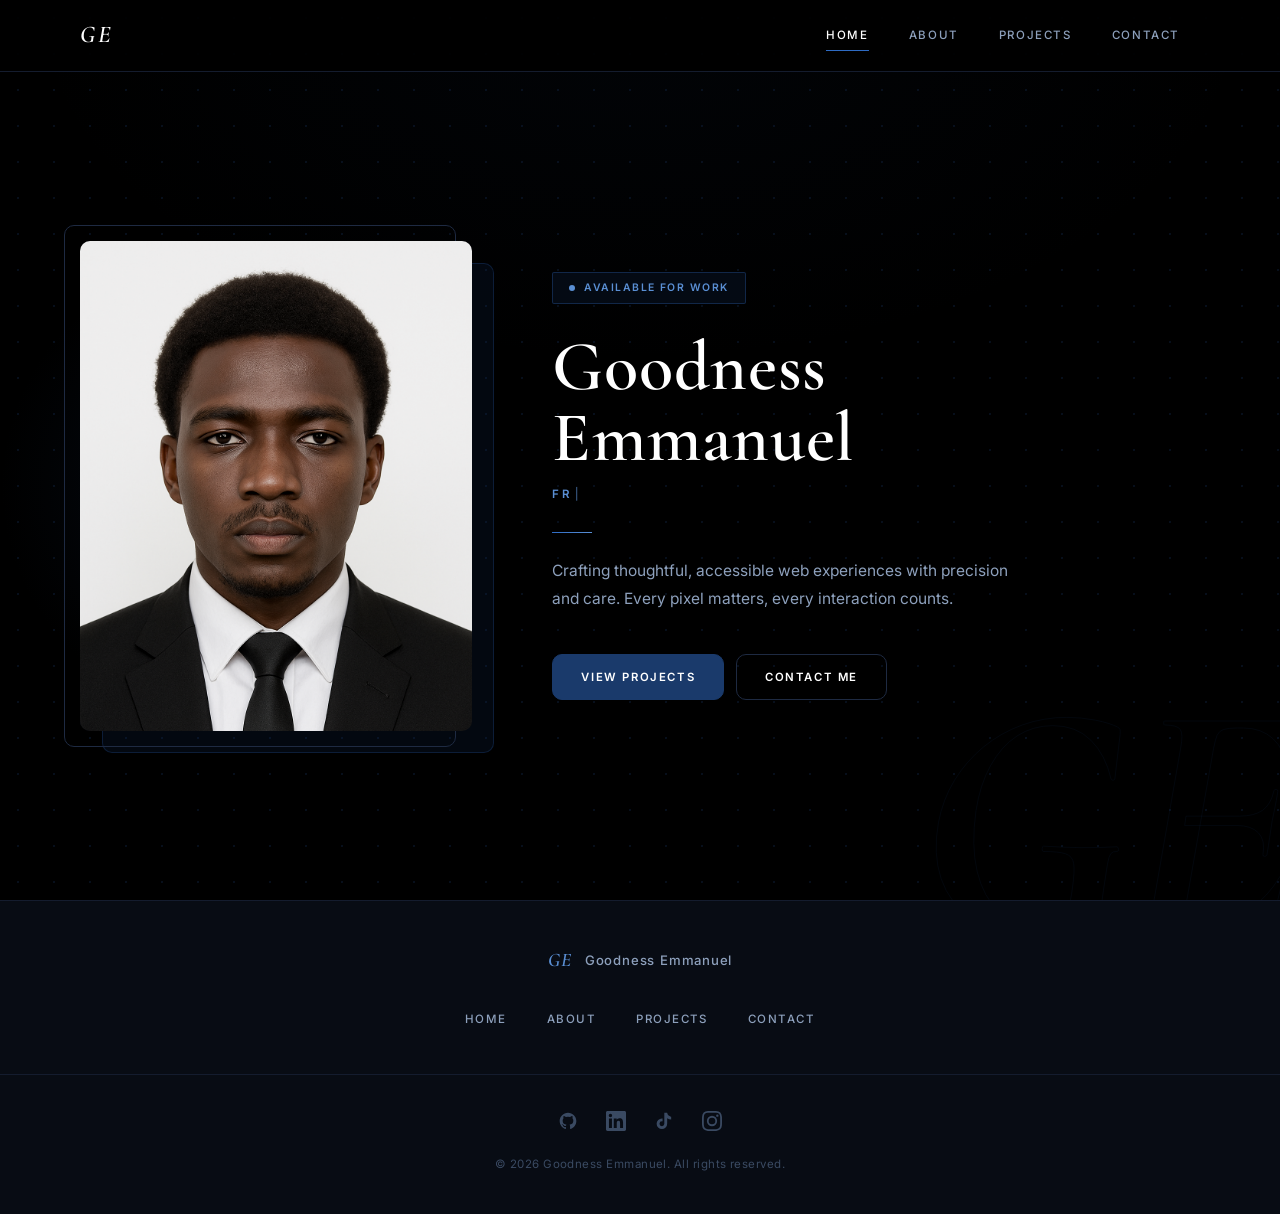
<file: public HTML/index.html>
<!DOCTYPE html>
<html lang="en">
<head>
    <meta charset="UTF-8">
    <meta name="viewport" content="width=device-width, initial-scale=1.0">
    <meta name="description" content="Goodness Emmanuel - Front-End Developer specializing in clean, user-centered web experiences">
    <title>Goodness Emmanuel | Front-End Developer</title>
    <link rel="stylesheet" href="../styles.css">
</head>
<body>
    <nav class="navbar">
        <div class="nav-container">
            <div class="nav-brand">
                <a href="index.html">GE</a>
            </div>
            <button class="nav-toggle" aria-label="Toggle navigation" aria-expanded="false">
                <span class="hamburger-line"></span>
                <span class="hamburger-line"></span>
                <span class="hamburger-line"></span>
            </button>
            <ul class="nav-menu">
                <li class="nav-item"><a href="index.html" class="nav-link active">Home</a></li>
                <li class="nav-item"><a href="about.html" class="nav-link">About</a></li>
                <li class="nav-item"><a href="projects.html" class="nav-link">Projects</a></li>
                <li class="nav-item"><a href="contact.html" class="nav-link">Contact</a></li>
            </ul>
        </div>
    </nav>

    <main>
        <section class="hero">
            <div class="hero-container">
                <div class="hero-content">
                    <div class="hero-image-wrapper">
                        <div class="hero-image">
                            <img src="../images/file_00000000151c624394adc769f2cce5b1.png" alt="Goodness Emmanuel - Front-End Developer">
                        </div>
                    </div>
                    <div class="hero-text">
                        <div class="availability-badge">
                            <span class="availability-dot"></span>
                            Available for work
                        </div>
                        <h1 class="hero-name">Goodness<br>Emmanuel</h1>
                        <p class="hero-title">Front-End Developer</p>
                        <div class="hero-divider"></div>
                        <p class="hero-statement">Crafting thoughtful, accessible web experiences with precision and care. Every pixel matters, every interaction counts.</p>
                        <div class="hero-buttons">
                            <a href="projects.html" class="btn btn-primary">View Projects</a>
                            <a href="contact.html" class="btn btn-secondary">Contact Me</a>
                        </div>
                    </div>
                </div>
            </div>
        </section>
    </main>

     <footer class="site-footer">
        <div class="footer-top">
            <div class="footer-brand">
                <span class="footer-initials">GE</span>
                <span class="footer-name">Goodness Emmanuel</span>
            </div>
            <nav class="footer-nav">
                <a href="index.html" class="footer-nav-link">Home</a>
                <a href="about.html" class="footer-nav-link">About</a>
                <a href="projects.html" class="footer-nav-link">Projects</a>
                <a href="contact.html" class="footer-nav-link">Contact</a>
            </nav>
        </div>
 
        <div class="footer-divider"></div>
 
        <div class="footer-bottom">
            <div class="footer-social">
                <!-- GitHub -->
                <a href="https://github.com/goodnessemmanuel" class="footer-social-link" target="_blank" rel="noopener noreferrer" aria-label="GitHub">
                    <svg class="footer-social-icon" viewBox="0 0 24 24" fill="currentColor" xmlns="http://www.w3.org/2000/svg">
                        <path d="M12 2C6.477 2 2 6.477 2 12c0 4.418 2.865 8.166 6.839 9.489.5.092.682-.217.682-.482 0-.237-.009-.868-.013-1.703-2.782.604-3.369-1.342-3.369-1.342-.454-1.155-1.11-1.463-1.11-1.463-.908-.62.069-.608.069-.608 1.003.07 1.531 1.03 1.531 1.03.892 1.529 2.341 1.087 2.91.832.092-.647.35-1.088.636-1.338-2.22-.253-4.555-1.11-4.555-4.943 0-1.091.39-1.984 1.029-2.683-.103-.253-.446-1.27.098-2.647 0 0 .84-.269 2.75 1.025A9.578 9.578 0 0 1 12 6.836a9.59 9.59 0 0 1 2.504.337c1.909-1.294 2.747-1.025 2.747-1.025.546 1.377.202 2.394.1 2.647.64.699 1.028 1.592 1.028 2.683 0 3.842-2.339 4.687-4.566 4.935.359.309.678.919.678 1.852 0 1.336-.012 2.415-.012 2.743 0 .267.18.578.688.48C19.138 20.163 22 16.418 22 12c0-5.523-4.477-10-10-10z"/>
                    </svg>
                </a>
                <!-- LinkedIn -->
                <a href="https://www.linkedin.com/in/emmanuelgoodness" class="footer-social-link" target="_blank" rel="noopener noreferrer" aria-label="LinkedIn">
                    <svg class="footer-social-icon" viewBox="0 0 24 24" fill="currentColor" xmlns="http://www.w3.org/2000/svg">
                        <path d="M20.447 20.452h-3.554v-5.569c0-1.328-.027-3.037-1.852-3.037-1.853 0-2.136 1.445-2.136 2.939v5.667H9.351V9h3.414v1.561h.046c.477-.9 1.637-1.85 3.37-1.85 3.601 0 4.267 2.37 4.267 5.455v6.286zM5.337 7.433a2.062 2.062 0 0 1-2.063-2.065 2.064 2.064 0 1 1 2.063 2.065zm1.782 13.019H3.555V9h3.564v11.452zM22.225 0H1.771C.792 0 0 .774 0 1.729v20.542C0 23.227.792 24 1.771 24h20.451C23.2 24 24 23.227 24 22.271V1.729C24 .774 23.2 0 22.222 0h.003z"/>
                    </svg>
                </a>
                <!-- TikTok -->
                <a href="https://tiktok.com/@goodnessemmanuel" class="footer-social-link" target="_blank" rel="noopener noreferrer" aria-label="TikTok">
                    <svg class="footer-social-icon" viewBox="0 0 24 24" fill="currentColor" xmlns="http://www.w3.org/2000/svg">
                        <path d="M19.59 6.69a4.83 4.83 0 0 1-3.77-4.25V2h-3.45v13.67a2.89 2.89 0 0 1-2.88 2.5 2.89 2.89 0 0 1-2.89-2.89 2.89 2.89 0 0 1 2.89-2.89c.28 0 .54.04.79.1V9.01a6.32 6.32 0 0 0-.79-.05 6.34 6.34 0 0 0-6.34 6.34 6.34 6.34 0 0 0 6.34 6.34 6.34 6.34 0 0 0 6.33-6.34V8.69a8.18 8.18 0 0 0 4.78 1.52V6.75a4.85 4.85 0 0 1-1.01-.06z"/>
                    </svg>
                </a>
                <!-- Instagram -->
                <a href="https://instagram.com/goodnessemmanuel" class="footer-social-link" target="_blank" rel="noopener noreferrer" aria-label="Instagram">
                    <svg class="footer-social-icon" viewBox="0 0 24 24" fill="currentColor" xmlns="http://www.w3.org/2000/svg">
                        <path d="M12 2.163c3.204 0 3.584.012 4.85.07 3.252.148 4.771 1.691 4.919 4.919.058 1.265.069 1.645.069 4.849 0 3.205-.012 3.584-.069 4.849-.149 3.225-1.664 4.771-4.919 4.919-1.266.058-1.644.07-4.85.07-3.204 0-3.584-.012-4.849-.07-3.26-.149-4.771-1.699-4.919-4.92-.058-1.265-.07-1.644-.07-4.849 0-3.204.013-3.583.07-4.849.149-3.227 1.664-4.771 4.919-4.919 1.266-.057 1.645-.069 4.849-.069zM12 0C8.741 0 8.333.014 7.053.072 2.695.272.273 2.69.073 7.052.014 8.333 0 8.741 0 12c0 3.259.014 3.668.072 4.948.2 4.358 2.618 6.78 6.98 6.98C8.333 23.986 8.741 24 12 24c3.259 0 3.668-.014 4.948-.072 4.354-.2 6.782-2.618 6.979-6.98.059-1.28.073-1.689.073-4.948 0-3.259-.014-3.667-.072-4.947-.196-4.354-2.617-6.78-6.979-6.98C15.668.014 15.259 0 12 0zm0 5.838a6.162 6.162 0 1 0 0 12.324 6.162 6.162 0 0 0 0-12.324zM12 16a4 4 0 1 1 0-8 4 4 0 0 1 0 8zm6.406-11.845a1.44 1.44 0 1 0 0 2.881 1.44 1.44 0 0 0 0-2.881z"/>
                    </svg>
                </a>
            </div>
            <p class="footer-copy">&copy; 2026 Goodness Emmanuel. All rights reserved.</p>
        </div>
    </footer>
    
    <script src="../script.js"></script>
</body>
</html>
</file>
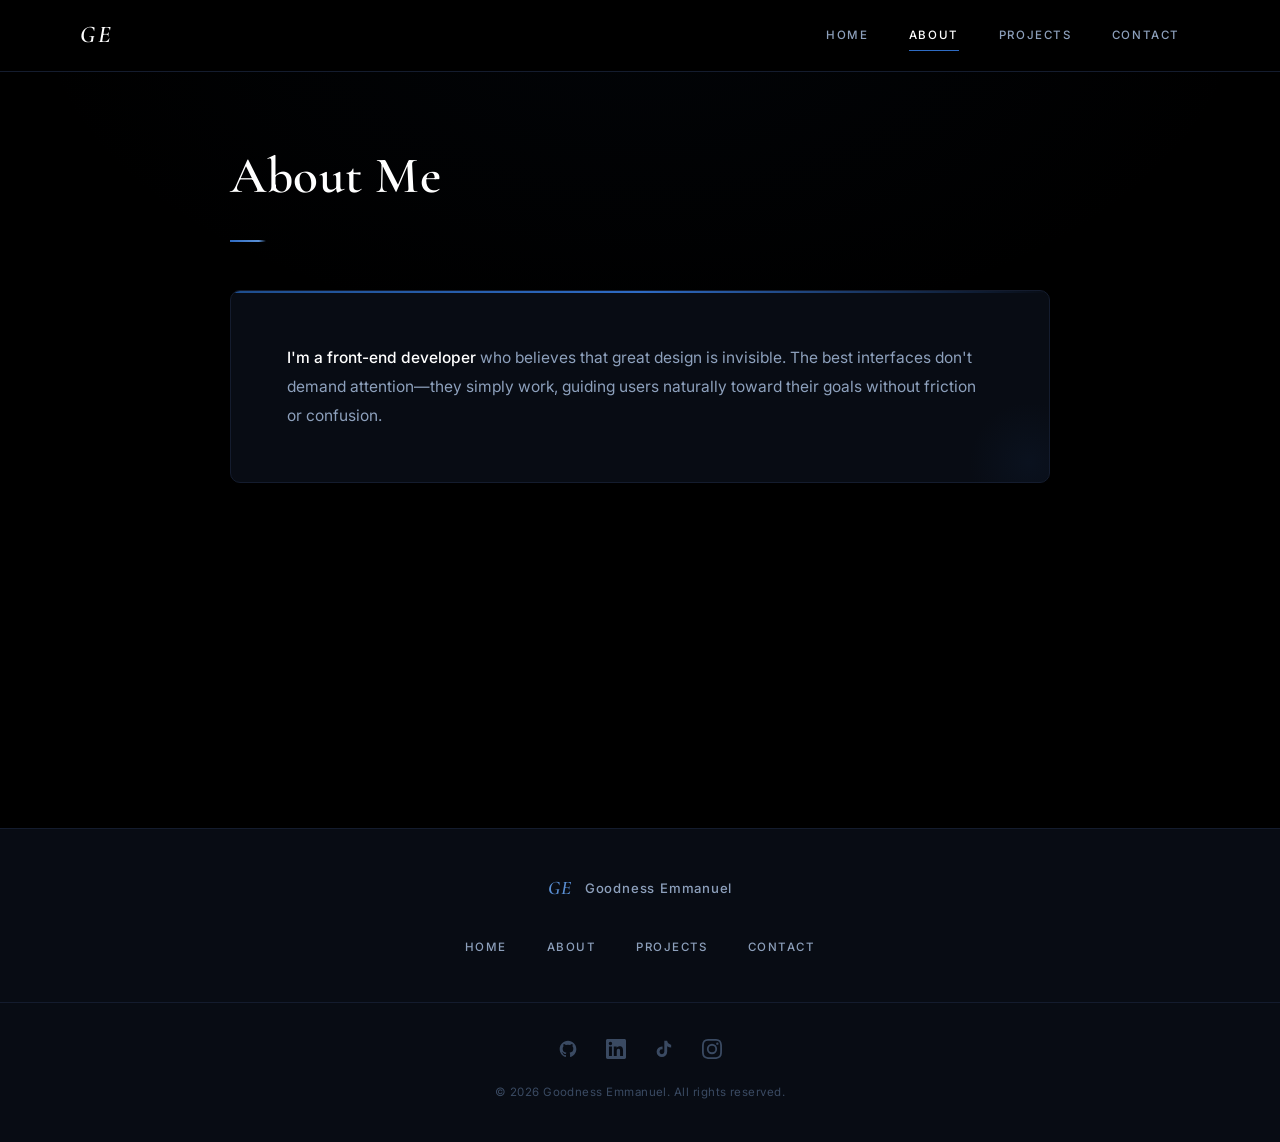
<file: public HTML/about.html>
<!DOCTYPE html>
<html lang="en">
<head>
    <meta charset="UTF-8">
    <meta name="viewport" content="width=device-width, initial-scale=1.0">
    <meta name="description" content="About Goodness Emmanuel - Learn about my approach to front-end development">
    <title>About | Goodness Emmanuel</title>
    <link rel="stylesheet" href="../styles.css">
</head>
<body>
    <nav class="navbar">
        <div class="nav-container">
            <div class="nav-brand">
                <a href="index.html">GE</a>
            </div>
            <button class="nav-toggle" aria-label="Toggle navigation" aria-expanded="false">
                <span class="hamburger-line"></span>
                <span class="hamburger-line"></span>
                <span class="hamburger-line"></span>
            </button>
            <ul class="nav-menu">
                <li class="nav-item"><a href="index.html" class="nav-link">Home</a></li>
                <li class="nav-item"><a href="about.html" class="nav-link active">About</a></li>
                <li class="nav-item"><a href="projects.html" class="nav-link">Projects</a></li>
                <li class="nav-item"><a href="contact.html" class="nav-link">Contact</a></li>
            </ul>
        </div>
    </nav>

    <main>
        <section class="content-section">
            <div class="content-container">
                <h1 class="section-title">About Me</h1>
                <div class="content-card">
                    <div class="about-content">
                        <div class="about-text">
                            <p class="about-paragraph">
                                <span class="highlight-text">I'm a front-end developer</span> who believes that great design is invisible. The best interfaces don't demand attention—they simply work, guiding users naturally toward their goals without friction or confusion.
                            </p>
                            
                        </div>
                    </div>
                </div>
            </div>
        </section>
    </main>

      <footer class="site-footer">
        <div class="footer-top">
            <div class="footer-brand">
                <span class="footer-initials">GE</span>
                <span class="footer-name">Goodness Emmanuel</span>
            </div>
            <nav class="footer-nav">
                <a href="index.html" class="footer-nav-link">Home</a>
                <a href="about.html" class="footer-nav-link">About</a>
                <a href="projects.html" class="footer-nav-link">Projects</a>
                <a href="contact.html" class="footer-nav-link">Contact</a>
            </nav>
        </div>
 
        <div class="footer-divider"></div>
 
        <div class="footer-bottom">
            <div class="footer-social">
                <!-- GitHub -->
                <a href="https://github.com/goodnessemmanuel" class="footer-social-link" target="_blank" rel="noopener noreferrer" aria-label="GitHub">
                    <svg class="footer-social-icon" viewBox="0 0 24 24" fill="currentColor" xmlns="http://www.w3.org/2000/svg">
                        <path d="M12 2C6.477 2 2 6.477 2 12c0 4.418 2.865 8.166 6.839 9.489.5.092.682-.217.682-.482 0-.237-.009-.868-.013-1.703-2.782.604-3.369-1.342-3.369-1.342-.454-1.155-1.11-1.463-1.11-1.463-.908-.62.069-.608.069-.608 1.003.07 1.531 1.03 1.531 1.03.892 1.529 2.341 1.087 2.91.832.092-.647.35-1.088.636-1.338-2.22-.253-4.555-1.11-4.555-4.943 0-1.091.39-1.984 1.029-2.683-.103-.253-.446-1.27.098-2.647 0 0 .84-.269 2.75 1.025A9.578 9.578 0 0 1 12 6.836a9.59 9.59 0 0 1 2.504.337c1.909-1.294 2.747-1.025 2.747-1.025.546 1.377.202 2.394.1 2.647.64.699 1.028 1.592 1.028 2.683 0 3.842-2.339 4.687-4.566 4.935.359.309.678.919.678 1.852 0 1.336-.012 2.415-.012 2.743 0 .267.18.578.688.48C19.138 20.163 22 16.418 22 12c0-5.523-4.477-10-10-10z"/>
                    </svg>
                </a>
                <!-- LinkedIn -->
                <a href="https://www.linkedin.com/in/emmanuelgoodness" class="footer-social-link" target="_blank" rel="noopener noreferrer" aria-label="LinkedIn">
                    <svg class="footer-social-icon" viewBox="0 0 24 24" fill="currentColor" xmlns="http://www.w3.org/2000/svg">
                        <path d="M20.447 20.452h-3.554v-5.569c0-1.328-.027-3.037-1.852-3.037-1.853 0-2.136 1.445-2.136 2.939v5.667H9.351V9h3.414v1.561h.046c.477-.9 1.637-1.85 3.37-1.85 3.601 0 4.267 2.37 4.267 5.455v6.286zM5.337 7.433a2.062 2.062 0 0 1-2.063-2.065 2.064 2.064 0 1 1 2.063 2.065zm1.782 13.019H3.555V9h3.564v11.452zM22.225 0H1.771C.792 0 0 .774 0 1.729v20.542C0 23.227.792 24 1.771 24h20.451C23.2 24 24 23.227 24 22.271V1.729C24 .774 23.2 0 22.222 0h.003z"/>
                    </svg>
                </a>
                <!-- TikTok -->
                <a href="https://tiktok.com/@goodnessemmanuel" class="footer-social-link" target="_blank" rel="noopener noreferrer" aria-label="TikTok">
                    <svg class="footer-social-icon" viewBox="0 0 24 24" fill="currentColor" xmlns="http://www.w3.org/2000/svg">
                        <path d="M19.59 6.69a4.83 4.83 0 0 1-3.77-4.25V2h-3.45v13.67a2.89 2.89 0 0 1-2.88 2.5 2.89 2.89 0 0 1-2.89-2.89 2.89 2.89 0 0 1 2.89-2.89c.28 0 .54.04.79.1V9.01a6.32 6.32 0 0 0-.79-.05 6.34 6.34 0 0 0-6.34 6.34 6.34 6.34 0 0 0 6.34 6.34 6.34 6.34 0 0 0 6.33-6.34V8.69a8.18 8.18 0 0 0 4.78 1.52V6.75a4.85 4.85 0 0 1-1.01-.06z"/>
                    </svg>
                </a>
                <!-- Instagram -->
                <a href="https://instagram.com/goodnessemmanuel" class="footer-social-link" target="_blank" rel="noopener noreferrer" aria-label="Instagram">
                    <svg class="footer-social-icon" viewBox="0 0 24 24" fill="currentColor" xmlns="http://www.w3.org/2000/svg">
                        <path d="M12 2.163c3.204 0 3.584.012 4.85.07 3.252.148 4.771 1.691 4.919 4.919.058 1.265.069 1.645.069 4.849 0 3.205-.012 3.584-.069 4.849-.149 3.225-1.664 4.771-4.919 4.919-1.266.058-1.644.07-4.85.07-3.204 0-3.584-.012-4.849-.07-3.26-.149-4.771-1.699-4.919-4.92-.058-1.265-.07-1.644-.07-4.849 0-3.204.013-3.583.07-4.849.149-3.227 1.664-4.771 4.919-4.919 1.266-.057 1.645-.069 4.849-.069zM12 0C8.741 0 8.333.014 7.053.072 2.695.272.273 2.69.073 7.052.014 8.333 0 8.741 0 12c0 3.259.014 3.668.072 4.948.2 4.358 2.618 6.78 6.98 6.98C8.333 23.986 8.741 24 12 24c3.259 0 3.668-.014 4.948-.072 4.354-.2 6.782-2.618 6.979-6.98.059-1.28.073-1.689.073-4.948 0-3.259-.014-3.667-.072-4.947-.196-4.354-2.617-6.78-6.979-6.98C15.668.014 15.259 0 12 0zm0 5.838a6.162 6.162 0 1 0 0 12.324 6.162 6.162 0 0 0 0-12.324zM12 16a4 4 0 1 1 0-8 4 4 0 0 1 0 8zm6.406-11.845a1.44 1.44 0 1 0 0 2.881 1.44 1.44 0 0 0 0-2.881z"/>
                    </svg>
                </a>
            </div>
            <p class="footer-copy">&copy; 2026 Goodness Emmanuel. All rights reserved.</p>
        </div>
    </footer>
    
    <script src="../script.js"></script>
</body>
</html>
</file>
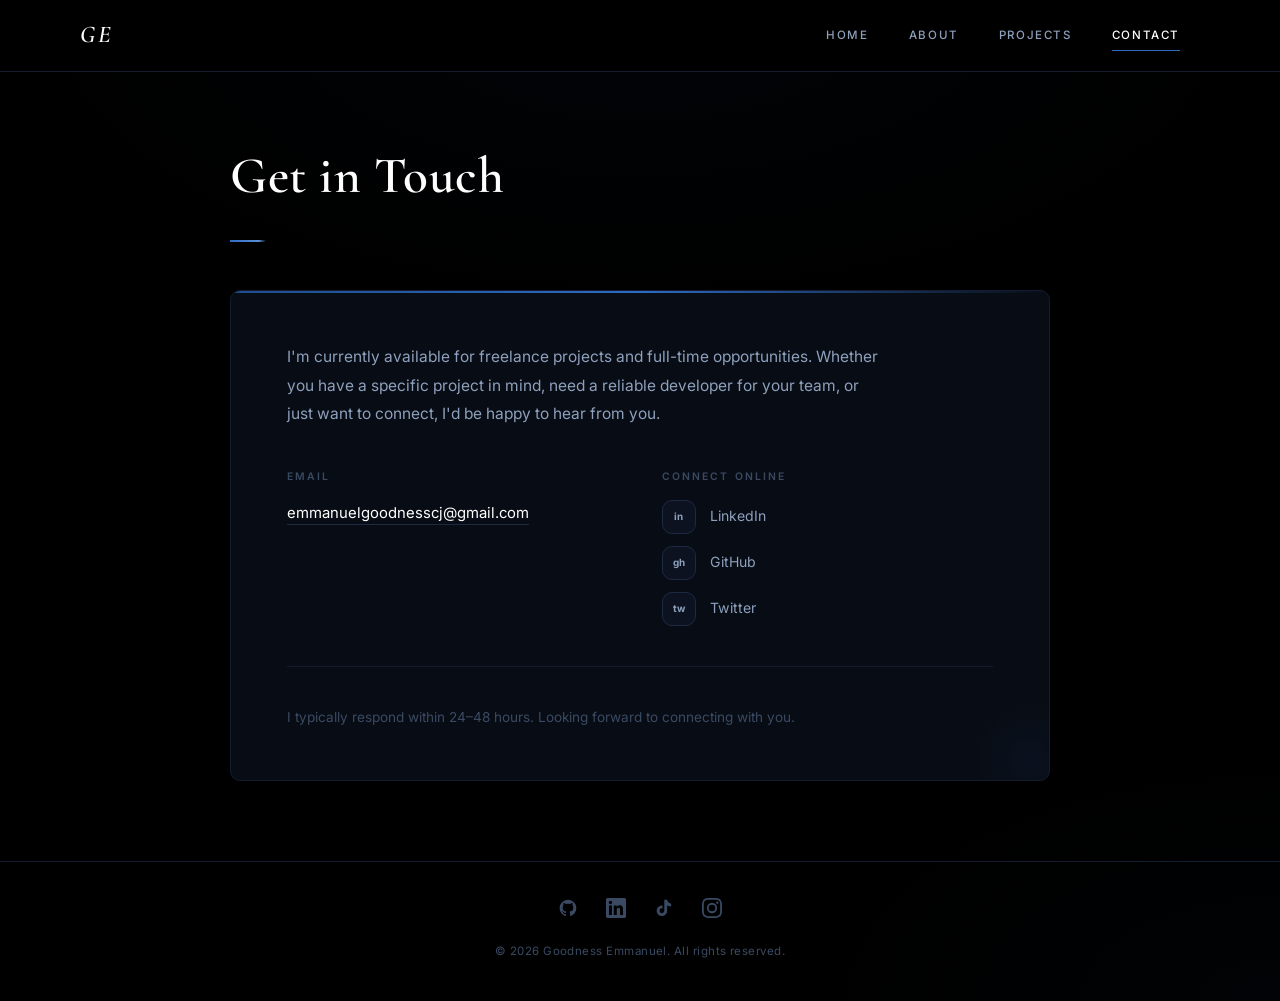
<file: public HTML/contact.html>
<!DOCTYPE html>
<html lang="en">
<head>
    <meta charset="UTF-8">
    <meta name="viewport" content="width=device-width, initial-scale=1.0">
    <meta name="description" content="Get in touch with Goodness Emmanuel - Front-End Developer">
    <title>Contact | Goodness Emmanuel</title>
    <link rel="stylesheet" href="../styles.css">
</head>
<body>
    <nav class="navbar">
        <div class="nav-container">
            <div class="nav-brand">
                <a href="index.html">GE</a>
            </div>
            <button class="nav-toggle" aria-label="Toggle navigation" aria-expanded="false">
                <span class="hamburger-line"></span>
                <span class="hamburger-line"></span>
                <span class="hamburger-line"></span>
            </button>
            <ul class="nav-menu">
                <li class="nav-item"><a href="index.html" class="nav-link">Home</a></li>
                <li class="nav-item"><a href="about.html" class="nav-link">About</a></li>
                <li class="nav-item"><a href="projects.html" class="nav-link">Projects</a></li>
                <li class="nav-item"><a href="contact.html" class="nav-link active">Contact</a></li>
            </ul>
        </div>
    </nav>

    <main>
        <section class="content-section">
            <div class="content-container">
                <h1 class="section-title">Get in Touch</h1>

                <div class="content-card contact-card">
                    <div class="contact-content">
                        <p class="contact-intro">I'm currently available for freelance projects and full-time opportunities. Whether you have a specific project in mind, need a reliable developer for your team, or just want to connect, I'd be happy to hear from you.</p>

                        <div class="contact-info">
                            <div class="contact-method">
                                <h2 class="contact-label">Email</h2>
                                <a href="mailto:emmanuelgoodnesscj@gmail.com" class="contact-link">emmanuelgoodnesscj@gmail.com</a>
                            </div>

                            <div class="contact-method">
                                <h2 class="contact-label">Connect Online</h2>
                                <div class="social-links">
                                    <a href="https://www.linkedin.com/in/emmanuelgoodness" class="social-link" target="_blank" rel="noopener noreferrer">
                                        <span class="social-icon">in</span>
                                        <span class="social-name">LinkedIn</span>
                                    </a>
                                    <a href="https://github.com/goodnessemmanuel" class="social-link" target="_blank" rel="noopener noreferrer">
                                        <span class="social-icon">gh</span>
                                        <span class="social-name">GitHub</span>
                                    </a>
                                    <a href="https://twitter.com/goodnessemmanuel" class="social-link" target="_blank" rel="noopener noreferrer">
                                        <span class="social-icon">tw</span>
                                        <span class="social-name">Twitter</span>
                                    </a>
                                </div>
                            </div>
                        </div>

                        <p class="contact-footer">I typically respond within 24–48 hours. Looking forward to connecting with you.</p>
                    </div>
                </div>
            </div>
        </section>
    </main>
    
  <div class="footer-divider"></div>
 
        <div class="footer-bottom">
            <div class="footer-social">
                <!-- GitHub -->
                <a href="https://github.com/goodnessemmanuel" class="footer-social-link" target="_blank" rel="noopener noreferrer" aria-label="GitHub">
                    <svg class="footer-social-icon" viewBox="0 0 24 24" fill="currentColor" xmlns="http://www.w3.org/2000/svg">
                        <path d="M12 2C6.477 2 2 6.477 2 12c0 4.418 2.865 8.166 6.839 9.489.5.092.682-.217.682-.482 0-.237-.009-.868-.013-1.703-2.782.604-3.369-1.342-3.369-1.342-.454-1.155-1.11-1.463-1.11-1.463-.908-.62.069-.608.069-.608 1.003.07 1.531 1.03 1.531 1.03.892 1.529 2.341 1.087 2.91.832.092-.647.35-1.088.636-1.338-2.22-.253-4.555-1.11-4.555-4.943 0-1.091.39-1.984 1.029-2.683-.103-.253-.446-1.27.098-2.647 0 0 .84-.269 2.75 1.025A9.578 9.578 0 0 1 12 6.836a9.59 9.59 0 0 1 2.504.337c1.909-1.294 2.747-1.025 2.747-1.025.546 1.377.202 2.394.1 2.647.64.699 1.028 1.592 1.028 2.683 0 3.842-2.339 4.687-4.566 4.935.359.309.678.919.678 1.852 0 1.336-.012 2.415-.012 2.743 0 .267.18.578.688.48C19.138 20.163 22 16.418 22 12c0-5.523-4.477-10-10-10z"/>
                    </svg>
                </a>
                <!-- LinkedIn -->
                <a href="https://www.linkedin.com/in/emmanuelgoodness" class="footer-social-link" target="_blank" rel="noopener noreferrer" aria-label="LinkedIn">
                    <svg class="footer-social-icon" viewBox="0 0 24 24" fill="currentColor" xmlns="http://www.w3.org/2000/svg">
                        <path d="M20.447 20.452h-3.554v-5.569c0-1.328-.027-3.037-1.852-3.037-1.853 0-2.136 1.445-2.136 2.939v5.667H9.351V9h3.414v1.561h.046c.477-.9 1.637-1.85 3.37-1.85 3.601 0 4.267 2.37 4.267 5.455v6.286zM5.337 7.433a2.062 2.062 0 0 1-2.063-2.065 2.064 2.064 0 1 1 2.063 2.065zm1.782 13.019H3.555V9h3.564v11.452zM22.225 0H1.771C.792 0 0 .774 0 1.729v20.542C0 23.227.792 24 1.771 24h20.451C23.2 24 24 23.227 24 22.271V1.729C24 .774 23.2 0 22.222 0h.003z"/>
                    </svg>
                </a>
                <!-- TikTok -->
                <a href="https://tiktok.com/@goodnessemmanuel" class="footer-social-link" target="_blank" rel="noopener noreferrer" aria-label="TikTok">
                    <svg class="footer-social-icon" viewBox="0 0 24 24" fill="currentColor" xmlns="http://www.w3.org/2000/svg">
                        <path d="M19.59 6.69a4.83 4.83 0 0 1-3.77-4.25V2h-3.45v13.67a2.89 2.89 0 0 1-2.88 2.5 2.89 2.89 0 0 1-2.89-2.89 2.89 2.89 0 0 1 2.89-2.89c.28 0 .54.04.79.1V9.01a6.32 6.32 0 0 0-.79-.05 6.34 6.34 0 0 0-6.34 6.34 6.34 6.34 0 0 0 6.34 6.34 6.34 6.34 0 0 0 6.33-6.34V8.69a8.18 8.18 0 0 0 4.78 1.52V6.75a4.85 4.85 0 0 1-1.01-.06z"/>
                    </svg>
                </a>
                <!-- Instagram -->
                <a href="https://instagram.com/goodnessemmanuel" class="footer-social-link" target="_blank" rel="noopener noreferrer" aria-label="Instagram">
                    <svg class="footer-social-icon" viewBox="0 0 24 24" fill="currentColor" xmlns="http://www.w3.org/2000/svg">
                        <path d="M12 2.163c3.204 0 3.584.012 4.85.07 3.252.148 4.771 1.691 4.919 4.919.058 1.265.069 1.645.069 4.849 0 3.205-.012 3.584-.069 4.849-.149 3.225-1.664 4.771-4.919 4.919-1.266.058-1.644.07-4.85.07-3.204 0-3.584-.012-4.849-.07-3.26-.149-4.771-1.699-4.919-4.92-.058-1.265-.07-1.644-.07-4.849 0-3.204.013-3.583.07-4.849.149-3.227 1.664-4.771 4.919-4.919 1.266-.057 1.645-.069 4.849-.069zM12 0C8.741 0 8.333.014 7.053.072 2.695.272.273 2.69.073 7.052.014 8.333 0 8.741 0 12c0 3.259.014 3.668.072 4.948.2 4.358 2.618 6.78 6.98 6.98C8.333 23.986 8.741 24 12 24c3.259 0 3.668-.014 4.948-.072 4.354-.2 6.782-2.618 6.979-6.98.059-1.28.073-1.689.073-4.948 0-3.259-.014-3.667-.072-4.947-.196-4.354-2.617-6.78-6.979-6.98C15.668.014 15.259 0 12 0zm0 5.838a6.162 6.162 0 1 0 0 12.324 6.162 6.162 0 0 0 0-12.324zM12 16a4 4 0 1 1 0-8 4 4 0 0 1 0 8zm6.406-11.845a1.44 1.44 0 1 0 0 2.881 1.44 1.44 0 0 0 0-2.881z"/>
                    </svg>
                </a>
            </div>
            <p class="footer-copy">&copy; 2026 Goodness Emmanuel. All rights reserved.</p>
        </div>
    </footer>
    
    <script src="../script.js"></script>
</body>
</html>
</file>
<file: styles.css>
/* 
   GOODNESS EMMANUEL — Portfolio Stylesheet
   Aesthetic: Corporate & Polished — Black, White & Deep Navy
    */

@import url('https://fonts.googleapis.com/css2?family=Cormorant+Garamond:ital,wght@0,400;0,500;0,600;0,700;1,400;1,500&family=Inter:wght@300;400;500;600;700&display=swap');

/* ─ Reset & Base ─ */
*, *::before, *::after {
    margin: 0;
    padding: 0;
    box-sizing: border-box;
}

:root {
    /* Pure black base — clean corporate canvas */
    --bg:           #000000;
    --surface:      #080c14;
    --surface-2:    #0d1220;
    --border:       #141c2e;
    --border-hover: #1e2a42;

    /* White text hierarchy */
    --text-primary:   #ffffff;
    --text-secondary: #8da0bc;
    --text-muted:     #3a4a62;

    /* Deep navy palette */
    --navy:          #1a3a6b;
    --navy-mid:      #1e4d8c;
    --navy-light:    #2e6bc4;
    --navy-pale:     #5a8fd4;
    --navy-glow:     rgba(26, 58, 107, 0.4);
    --navy-subtle:   rgba(26, 58, 107, 0.15);
    --navy-border:   rgba(46, 107, 196, 0.22);

    /* Use navy as "accent" throughout */
    --accent:        var(--navy);
    --accent-light:  var(--navy-light);

    /* Corporate typography — authoritative serif + precise sans */
    --font-display: 'Cormorant Garamond', Georgia, serif;
    --font-body:    'Inter', -apple-system, sans-serif;

    --nav-h: 72px;
    --radius: 10px;
    --radius-lg: 10px;
    --ease-out: cubic-bezier(0.16, 1, 0.3, 1);
}

html { scroll-behavior: smooth; }

body {
    background-color: var(--bg);
    color: var(--text-primary);
    font-family: var(--font-body);
    font-weight: 400;
    line-height: 1.6;
    -webkit-font-smoothing: antialiased;
    overflow-x: hidden;
}

/* Subtle navy-tinted vignette at edges for depth */
body::after {
    content: '';
    position: fixed;
    inset: 0;
    background:
        radial-gradient(ellipse 80% 50% at 50% 0%, rgba(26, 58, 107, 0.07) 0%, transparent 60%),
        radial-gradient(ellipse 60% 40% at 100% 100%, rgba(26, 58, 107, 0.05) 0%, transparent 60%);
    pointer-events: none;
    z-index: 0;
}

::-webkit-scrollbar { width: 3px; }
::-webkit-scrollbar-track { background: var(--bg); }
::-webkit-scrollbar-thumb { background: var(--navy); border-radius: 2px; }

::selection { background: var(--navy); color: #fff; }

/* ─ Navigation ─ */
.navbar {
    position: fixed;
    top: 0; left: 0; right: 0;
    height: var(--nav-h);
    z-index: 100;
    border-bottom: 1px solid var(--border);
    background: rgba(0, 0, 0, 0.92);
    backdrop-filter: blur(24px);
    -webkit-backdrop-filter: blur(24px);
}

.nav-container {
    max-width: 1200px;
    margin: 0 auto;
    padding: 0 40px;
    height: 100%;
    display: flex;
    align-items: center;
    justify-content: space-between;
}

/* Brand — elegant serif initials */
.nav-brand a {
    font-family: var(--font-display);
    font-size: 1.5rem;
    font-weight: 600;
    letter-spacing: 0.12em;
    color: #ffffff;
    text-decoration: none;
    text-transform: uppercase;
    font-style: italic;
}

.nav-menu {
    list-style: none;
    display: flex;
    align-items: center;
}

.nav-link {
    display: block;
    padding: 8px 20px;
    font-family: var(--font-body);
    font-size: 0.72rem;
    font-weight: 500;
    letter-spacing: 0.14em;
    text-transform: uppercase;
    color: var(--text-secondary);
    text-decoration: none;
    position: relative;
    transition: color 0.2s ease;
}

.nav-link::after {
    content: '';
    position: absolute;
    bottom: 2px;
    left: 20px; right: 20px;
    height: 1px;
    background: var(--navy-light);
    transform: scaleX(0);
    transform-origin: left;
    transition: transform 0.3s var(--ease-out);
}

.nav-link:hover,
.nav-link.active { color: #ffffff; }

.nav-link.active::after,
.nav-link:hover::after { transform: scaleX(1); }

.nav-toggle {
    display: none;
    flex-direction: column;
    gap: 5px;
    background: none;
    border: none;
    cursor: pointer;
    padding: 8px;
}

.hamburger-line {
    display: block;
    width: 22px;
    height: 1px;
    background: var(--text-primary);
    transition: transform 0.3s ease, opacity 0.3s ease;
}

/* ─ Hero ─ */
.hero {
    min-height: 100vh;
    display: flex;
    align-items: center;
    padding-top: var(--nav-h);
    position: relative;
    overflow: hidden;
    z-index: 1;
}

/* Fine dot grid — understated, corporate */
.hero::before {
    content: '';
    position: absolute;
    inset: 0;
    background-image: radial-gradient(circle, rgba(26, 58, 107, 0.25) 1px, transparent 1px);
    background-size: 36px 36px;
    pointer-events: none;
    z-index: 0;
}

/* Ghost monogram */
.hero::after {
    content: 'GE';
    position: absolute;
    right: -1%;
    bottom: -10%;
    font-family: var(--font-display);
    font-size: clamp(160px, 26vw, 380px);
    font-weight: 700;
    font-style: italic;
    color: transparent;
    -webkit-text-stroke: 1px rgba(26, 58, 107, 0.12);
    pointer-events: none;
    line-height: 1;
    letter-spacing: -0.02em;
    user-select: none;
    z-index: 0;
}

.hero-container {
    max-width: 1200px;
    margin: 0 auto;
    padding: 0 40px;
    width: 100%;
    position: relative;
    z-index: 1;
}

/* Radial navy ambient glow */
.hero-container::before {
    content: '';
    position: absolute;
    left: -60px;
    top: 50%;
    transform: translateY(-50%);
    width: 500px;
    height: 500px;
    background: radial-gradient(circle, rgba(26, 58, 107, 0.18) 0%, transparent 65%);
    pointer-events: none;
    z-index: 0;
}

.hero-content {
    display: grid;
    grid-template-columns: 1fr 1.65fr;
    align-items: center;
    gap: 80px;
    position: relative;
    z-index: 1;
}

.hero-image-wrapper {
    position: relative;
    animation: fadeUp 0.9s var(--ease-out) 0.05s both;
}

/* Offset decorative frame */
.hero-image-wrapper::before {
    content: '';
    position: absolute;
    top: -16px; left: -16px;
    right: 16px; bottom: -16px;
    border: 1px solid var(--border-hover);
    border-radius: var(--radius-lg);
    pointer-events: none;
    z-index: 0;
}

/* Navy fill offset block */
.hero-image-wrapper::after {
    content: '';
    position: absolute;
    bottom: -22px; left: 22px;
    right: -22px; top: 22px;
    background: var(--navy-subtle);
    border: 1px solid var(--navy-border);
    border-radius: var(--radius-lg);
    z-index: -1;
}

.hero-image {
    border-radius: var(--radius-lg);
    overflow: hidden;
    aspect-ratio: 4/5;
    background: var(--surface);
    position: relative;
    z-index: 1;
}

.hero-image img {
    width: 100%;
    height: 100%;
    object-fit: cover;
    object-position: top center;
    display: block;
    filter: grayscale(20%) contrast(1.05) brightness(0.95);
    transition: filter 0.6s ease, transform 0.7s var(--ease-out);
}

.hero-image:hover img {
    filter: grayscale(0%) contrast(1.08) brightness(1);
    transform: scale(1.03);
}

.hero-text { padding: 16px 0; }

/* Availability badge */
.availability-badge {
    display: inline-flex;
    align-items: center;
    gap: 9px;
    padding: 7px 16px;
    background: rgba(26, 58, 107, 0.18);
    border: 1px solid rgba(46, 107, 196, 0.3);
    border-radius: 2px;
    font-family: var(--font-body);
    font-size: 0.65rem;
    font-weight: 600;
    letter-spacing: 0.14em;
    text-transform: uppercase;
    color: var(--navy-pale);
    margin-bottom: 28px;
}

.availability-dot {
    width: 6px; height: 6px;
    background: var(--navy-pale);
    border-radius: 50%;
    animation: pulse-dot 2.4s ease-in-out infinite;
}

@keyframes pulse-dot {
    0%, 100% { opacity: 1; transform: scale(1); }
    50% { opacity: 0.35; transform: scale(0.7); }
}

/* Hero name — authoritative serif */
.hero-name {
    font-family: var(--font-display);
    font-size: clamp(3rem, 5.5vw, 4.8rem);
    font-weight: 600;
    letter-spacing: 0.01em;
    line-height: 1.0;
    color: var(--text-primary);
    margin-bottom: 12px;
}

/* Title — tight Inter caps */
.hero-title {
    font-family: var(--font-body);
    font-size: 0.72rem;
    font-weight: 600;
    letter-spacing: 0.22em;
    text-transform: uppercase;
    color: var(--navy-pale);
    margin-bottom: 28px;
}

.hero-divider {
    width: 40px; height: 1px;
    background: linear-gradient(90deg, var(--navy-light), var(--navy-pale));
    margin-bottom: 24px;
}

.hero-statement {
    font-family: var(--font-body);
    font-size: 0.97rem;
    font-weight: 400;
    color: var(--text-secondary);
    line-height: 1.85;
    max-width: 460px;
    margin-bottom: 40px;
}

.hero-buttons {
    display: flex;
    gap: 12px;
    flex-wrap: wrap;
}

/* Staggered hero text entrance */
.hero-text > * { animation: fadeUp 0.7s var(--ease-out) both; }
.hero-text > *:nth-child(1) { animation-delay: 0.12s; }
.hero-text > *:nth-child(2) { animation-delay: 0.2s; }
.hero-text > *:nth-child(3) { animation-delay: 0.27s; }
.hero-text > *:nth-child(4) { animation-delay: 0.32s; }
.hero-text > *:nth-child(5) { animation-delay: 0.37s; }
.hero-text > *:nth-child(6) { animation-delay: 0.42s; }

@keyframes fadeUp {
    from { opacity: 0; transform: translateY(24px); }
    to   { opacity: 1; transform: translateY(0); }
}

/* ─ Buttons ─ */
.btn {
    display: inline-flex;
    align-items: center;
    gap: 8px;
    padding: 13px 28px;
    font-family: var(--font-body);
    font-size: 0.71rem;
    font-weight: 600;
    letter-spacing: 0.14em;
    text-transform: uppercase;
    text-decoration: none;
    border-radius: var(--radius);
    cursor: pointer;
    transition: all 0.25s var(--ease-out);
    white-space: nowrap;
    border: 1px solid transparent;
}

.btn-primary {
    background: var(--navy);
    color: #ffffff;
    border-color: var(--navy);
}

.btn-primary:hover {
    background: var(--navy-mid);
    border-color: var(--navy-mid);
    transform: translateY(-2px);
    box-shadow: 0 10px 30px var(--navy-glow);
}

.btn-secondary {
    background: transparent;
    color: var(--text-primary);
    border-color: var(--border-hover);
}

.btn-secondary:hover {
    background: var(--surface);
    border-color: var(--navy-border);
    transform: translateY(-2px);
}

.btn-small { padding: 9px 18px; font-size: 0.68rem; }

/* ─ Content Sections ─ */
.content-section {
    min-height: calc(100vh - var(--nav-h));
    padding: calc(var(--nav-h) + 64px) 0 80px;
    position: relative;
    z-index: 1;
}

.content-container {
    max-width: 900px;
    margin: 0 auto;
    padding: 0 40px;
    width: 100%;
}

/* Section title — commanding serif */
.section-title {
    font-family: var(--font-display);
    font-size: clamp(2.2rem, 4vw, 3.2rem);
    font-weight: 600;
    letter-spacing: 0.01em;
    color: var(--text-primary);
    margin-bottom: 48px;
    position: relative;
    padding-bottom: 24px;
    animation: fadeUp 0.6s var(--ease-out) 0.1s both;
}

.section-title::after {
    content: '';
    position: absolute;
    bottom: 0; left: 0;
    width: 36px; height: 2px;
    background: linear-gradient(90deg, var(--navy-light), var(--navy-pale) 80%, transparent);
}

/* ─ Content Card ─ */
.content-card {
    background: var(--surface);
    border: 1px solid var(--border);
    border-radius: var(--radius-lg);
    padding: 52px 56px;
    position: relative;
    overflow: hidden;
    animation: fadeUp 0.7s var(--ease-out) 0.2s both;
}

/* Navy top accent bar */
.content-card::before {
    content: '';
    position: absolute;
    top: 0; left: 0; right: 0;
    height: 2px;
    background: linear-gradient(90deg, var(--navy-mid), var(--navy-light) 50%, transparent);
}

/* Navy corner watermark */
.content-card::after {
    content: '';
    position: absolute;
    bottom: -40px; right: -40px;
    width: 120px; height: 120px;
    background: radial-gradient(circle, rgba(26,58,107,0.12) 0%, transparent 70%);
    border-radius: 50%;
    pointer-events: none;
}

/* ─ About ─ */
.about-paragraph {
    font-family: var(--font-body);
    font-size: 0.97rem;
    font-weight: 400;
    color: var(--text-secondary);
    line-height: 1.88;
    margin-bottom: 22px;
}

.about-paragraph:last-child { margin-bottom: 0; }

.highlight-text {
    color: var(--text-primary);
    font-weight: 500;
}

.highlight-accent {
    color: var(--navy-pale);
    font-weight: 500;
}

/* ─ Projects ─ */
.projects-grid {
    display: grid;
    grid-template-columns: repeat(auto-fill, minmax(370px, 1fr));
    gap: 20px;
}

.project-card {
    background: var(--surface);
    border: 1px solid var(--border);
    border-radius: var(--radius-lg);
    display: flex;
    flex-direction: column;
    overflow: hidden;
    transition: border-color 0.3s ease, transform 0.4s var(--ease-out), box-shadow 0.4s ease;
    position: relative;
    animation: fadeUp 0.7s var(--ease-out) both;
}

.project-card:nth-child(1) { animation-delay: 0.2s; }
.project-card:nth-child(2) { animation-delay: 0.3s; }

/* Navy reveal bar on hover */
.project-card::before {
    content: '';
    position: absolute;
    top: 0; left: 0; right: 0;
    height: 2px;
    background: linear-gradient(90deg, var(--navy-light), var(--navy-pale) 60%, transparent);
    transform: scaleX(0);
    transform-origin: left;
    transition: transform 0.45s var(--ease-out);
}

.project-card:hover {
    border-color: var(--navy-border);
    transform: translateY(-5px);
    box-shadow: 0 20px 60px rgba(0,0,0,0.6), 0 0 0 1px rgba(26,58,107,0.15);
}

.project-card:hover::before { transform: scaleX(1); }

.project-header { padding: 28px 28px 0; }

.project-number {
    font-family: var(--font-body);
    font-size: 0.65rem;
    font-weight: 600;
    letter-spacing: 0.2em;
    text-transform: uppercase;
    color: var(--navy-pale);
    opacity: 0.8;
    margin-bottom: 10px;
}

.project-name {
    font-family: var(--font-display);
    font-size: 1.5rem;
    font-weight: 600;
    letter-spacing: 0.01em;
    color: var(--text-primary);
    line-height: 1.15;
}

.project-body { padding: 14px 28px 20px; flex: 1; }

.project-description {
    font-family: var(--font-body);
    font-size: 0.88rem;
    font-weight: 400;
    color: var(--text-secondary);
    line-height: 1.8;
    margin-bottom: 18px;
}

.project-tech-stack { display: flex; flex-wrap: wrap; gap: 7px; }

.tech-badge {
    font-family: var(--font-body);
    font-size: 0.63rem;
    font-weight: 600;
    letter-spacing: 0.1em;
    text-transform: uppercase;
    padding: 5px 10px;
    background: var(--surface-2);
    border: 1px solid var(--border);
    border-radius: 2px;
    color: var(--text-muted);
    transition: color 0.2s ease, border-color 0.2s ease, background 0.2s ease;
}

.project-card:hover .tech-badge {
    color: var(--navy-pale);
    border-color: var(--navy-border);
    background: rgba(26,58,107,0.12);
}

.project-footer {
    padding: 18px 28px 26px;
    display: flex;
    gap: 10px;
    border-top: 1px solid var(--border);
}

/* ─ Contact ─ */
.contact-intro {
    font-family: var(--font-body);
    font-size: 0.97rem;
    color: var(--text-secondary);
    line-height: 1.85;
    margin-bottom: 40px;
    max-width: 600px;
}

.contact-info {
    display: grid;
    grid-template-columns: 1fr 1fr;
    gap: 44px;
    margin-bottom: 40px;
    padding-bottom: 40px;
    border-bottom: 1px solid var(--border);
}

.contact-label {
    font-family: var(--font-body);
    font-size: 0.65rem;
    font-weight: 600;
    letter-spacing: 0.2em;
    text-transform: uppercase;
    color: var(--text-muted);
    margin-bottom: 14px;
}

.contact-link {
    font-family: var(--font-body);
    font-size: 0.93rem;
    font-weight: 400;
    color: var(--text-primary);
    text-decoration: none;
    border-bottom: 1px solid var(--border-hover);
    padding-bottom: 2px;
    transition: color 0.2s ease, border-color 0.2s ease;
}

.contact-link:hover {
    color: var(--navy-pale);
    border-color: var(--navy-border);
}

.social-links { display: flex; flex-direction: column; gap: 12px; }

.social-link {
    display: inline-flex;
    align-items: center;
    gap: 14px;
    text-decoration: none;
    color: var(--text-secondary);
    font-family: var(--font-body);
    font-size: 0.88rem;
    transition: color 0.2s ease;
    width: fit-content;
}

.social-link:hover { color: var(--text-primary); }

.social-link:hover .social-icon {
    background: var(--navy);
    color: #fff;
    border-color: var(--navy-light);
}

.social-icon {
    display: inline-flex;
    align-items: center;
    justify-content: center;
    width: 34px; height: 34px;
    background: var(--surface-2);
    border: 1px solid var(--border-hover);
    border-radius: var(--radius);
    font-family: var(--font-body);
    font-size: 0.62rem;
    font-weight: 700;
    letter-spacing: 0.05em;
    color: var(--text-secondary);
    transition: all 0.25s ease;
}

.contact-footer {
    font-family: var(--font-body);
    font-size: 0.85rem;
    font-weight: 400;
    color: var(--text-muted);
}

/* ─ Mobile Navigation ─ */
@media (max-width: 768px) {
    .nav-toggle { display: flex; }

    .nav-menu {
        position: fixed;
        top: var(--nav-h);
        left: 0; right: 0;
        background: rgba(0, 0, 0, 0.97);
        backdrop-filter: blur(24px);
        flex-direction: column;
        padding: 20px 0 32px;
        border-bottom: 1px solid var(--border);
        transform: translateY(-8px);
        opacity: 0;
        pointer-events: none;
        transition: transform 0.3s var(--ease-out), opacity 0.3s ease;
    }

    .nav-menu.active {
        transform: translateY(0);
        opacity: 1;
        pointer-events: auto;
    }

    .nav-link { padding: 14px 32px; font-size: 0.78rem; }
    .nav-link::after { left: 32px; right: 32px; }

    .hero-content { grid-template-columns: 1fr; gap: 44px; padding-top: 20px; }
    .hero-image-wrapper { max-width: 260px; margin: 0 auto; }
    .hero-name { font-size: 3rem; }
    .hero::after { display: none; }

    .content-card { padding: 36px 28px; }
    .contact-info { grid-template-columns: 1fr; gap: 28px; }
    .projects-grid { grid-template-columns: 1fr; }
}

@media (max-width: 480px) {
    .nav-container, .hero-container, .content-container { padding: 0 20px; }
    .hero-name { font-size: 2.5rem; }
    .hero-buttons { flex-direction: column; }
    .btn { width: 100%; justify-content: center; }
    .content-card { padding: 28px 20px; }
}

/* ─ Site Footer ─ */
.site-footer {
    border-top: 1px solid var(--border);
    background: var(--surface);
    position: relative;
    z-index: 1;
}

/* ─ Footer Top — Brand + Nav Links ─ */
.footer-top {
    max-width: 1200px;
    margin: 0 auto;
    padding: 44px 40px 40px;
    display: flex;
    flex-direction: column;
    align-items: center;
    gap: 28px;
}

.footer-brand {
    display: flex;
    align-items: center;
    gap: 12px;
}

.footer-initials {
    font-family: var(--font-display);
    font-size: 1.2rem;
    font-weight: 600;
    font-style: italic;
    color: var(--navy-pale);
    letter-spacing: 0.08em;
}

.footer-name {
    font-family: var(--font-body);
    font-size: 0.82rem;
    font-weight: 500;
    letter-spacing: 0.06em;
    color: var(--text-secondary);
}

.footer-nav {
    display: flex;
    align-items: center;
    gap: 8px;
}

.footer-nav-link {
    font-family: var(--font-body);
    font-size: 0.72rem;
    font-weight: 500;
    letter-spacing: 0.13em;
    text-transform: uppercase;
    color: var(--text-secondary);
    text-decoration: none;
    padding: 6px 16px;
    position: relative;
    transition: color 0.2s ease;
}

.footer-nav-link::after {
    content: '';
    position: absolute;
    bottom: 2px;
    left: 16px;
    right: 16px;
    height: 1px;
    background: var(--navy-light);
    transform: scaleX(0);
    transform-origin: center;
    transition: transform 0.3s var(--ease-out);
}

.footer-nav-link:hover { color: var(--text-primary); }
.footer-nav-link:hover::after { transform: scaleX(1); }

/* ─ Divider ─ */
.footer-divider {
    width: 100%;
    height: 1px;
    background: var(--border);
}

/* ─ Footer Bottom — Social Icons + Copyright ─ */
.footer-bottom {
    max-width: 1200px;
    margin: 0 auto;
    padding: 36px 40px 40px;
    display: flex;
    flex-direction: column;
    align-items: center;
    gap: 24px;
}

/* Bare social icons — no frames */
.footer-social {
    display: flex;
    align-items: center;
    gap: 28px;
}

.footer-social-link {
    display: inline-flex;
    align-items: center;
    justify-content: center;
    text-decoration: none;
    color: var(--text-muted);
    transition: color 0.22s ease, transform 0.22s ease;
}

.footer-social-link:hover {
    color: var(--navy-pale);
    transform: translateY(-3px);
}

.footer-social-icon {
    width: 20px;
    height: 20px;
    display: block;
    flex-shrink: 0;
}

/* Copyright */
.footer-copy {
    font-family: var(--font-body);
    font-size: 0.72rem;
    font-weight: 400;
    color: var(--text-muted);
    letter-spacing: 0.04em;
    text-align: center;
}

/* ─ Footer Mobile ─ */
@media (max-width: 640px) {
    .footer-top { padding: 36px 20px 32px; gap: 24px; }
    .footer-nav { flex-wrap: wrap; justify-content: center; gap: 4px; }
    .footer-bottom { padding: 28px 20px 32px; gap: 20px; }
    .footer-social { gap: 24px; }
}

/* ─ Page Loader ─ */
.page-loader {
    position: fixed;
    inset: 0;
    z-index: 10000;
    background: var(--bg);
    display: flex;
    align-items: center;
    justify-content: center;
    transition: opacity 0.5s ease, visibility 0.5s ease;
}

.page-loader.loader-hidden {
    opacity: 0;
    visibility: hidden;
}

.loader-inner {
    display: flex;
    flex-direction: column;
    align-items: center;
    gap: 20px;
}

.loader-initials {
    font-family: var(--font-display);
    font-size: 2.8rem;
    font-weight: 600;
    font-style: italic;
    color: var(--text-primary);
    letter-spacing: 0.12em;
    animation: loader-pulse 1s ease-in-out infinite alternate;
}

@keyframes loader-pulse {
    from { opacity: 0.4; transform: scale(0.97); }
    to   { opacity: 1;   transform: scale(1); }
}

.loader-bar {
    width: 120px;
    height: 1px;
    background: var(--border-hover);
    border-radius: 1px;
    overflow: hidden;
}

.loader-bar-fill {
    height: 100%;
    background: linear-gradient(90deg, var(--navy), var(--navy-pale));
    border-radius: 1px;
    animation: loader-fill 0.7s var(--ease-out) forwards;
}

@keyframes loader-fill {
    from { width: 0%; }
    to   { width: 100%; }
}

/* ─ Page Transitions ─ */
.page-transition {
    animation: page-enter 0.4s var(--ease-out) both;
}

@keyframes page-enter {
    from { opacity: 0; transform: translateY(12px); }
    to   { opacity: 1; transform: translateY(0); }
}

.page-leaving {
    animation: page-leave 0.35s ease forwards;
}

@keyframes page-leave {
    from { opacity: 1; transform: translateY(0); }
    to   { opacity: 0; transform: translateY(-10px); }
}

/* ─ Navbar Scrolled State ─ */
.navbar-scrolled {
    border-bottom-color: var(--border-hover);
    box-shadow: 0 4px 32px rgba(0, 0, 0, 0.4);
}

/* ─ Typing Cursor ─ */
.typing-cursor::after {
    content: '|';
    display: inline-block;
    margin-left: 2px;
    color: var(--navy-pale);
    font-weight: 300;
    animation: blink 1s step-end infinite;
}

@keyframes blink {
    0%, 100% { opacity: 1; }
    50%       { opacity: 0; }
}

/* ─ Scroll Fade-in Elements ─ */
.fade-in-el {
    opacity: 0;
    transform: translateY(20px);
    transition: opacity 0.6s ease, transform 0.6s ease;
}

.fade-in-el.is-visible {
    opacity: 1;
    transform: translateY(0);
}
</file>
